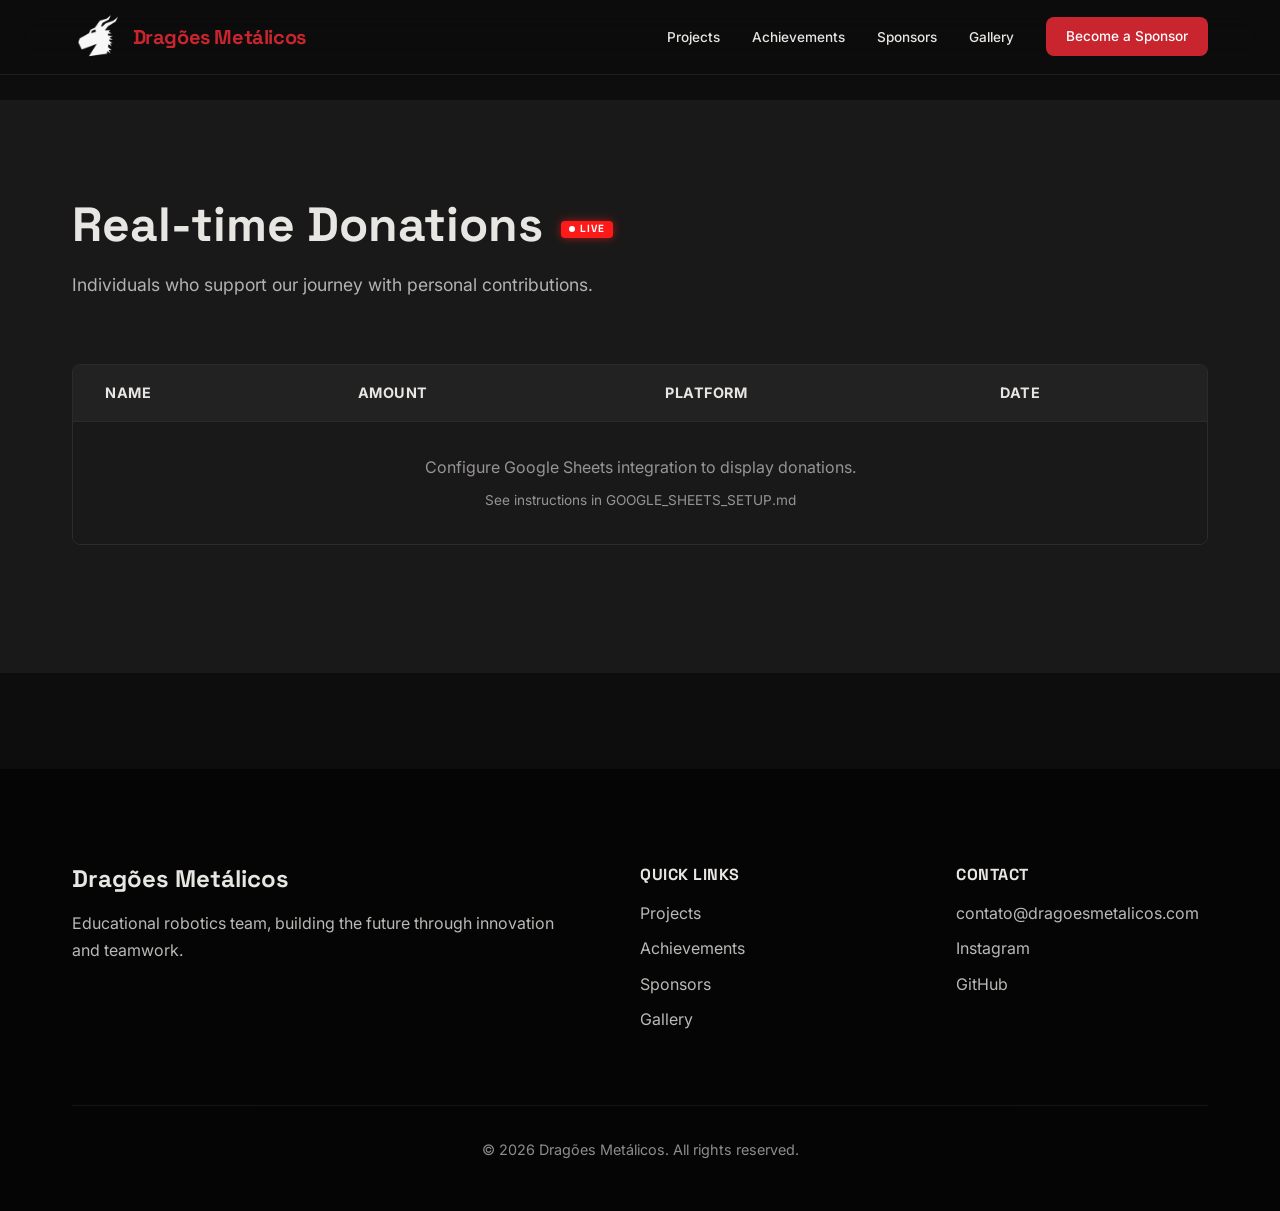
<file: donors.html>
<!DOCTYPE html>
<html lang="pt-BR">

<head>
    <meta charset="UTF-8">
    <meta name="viewport" content="width=device-width, initial-scale=1.0">
    <title>Doações em tempo real | Dragões Metálicos</title>
    <link rel="preconnect" href="https://fonts.googleapis.com">
    <link rel="preconnect" href="https://fonts.gstatic.com" crossorigin>
    <link
        href="https://fonts.googleapis.com/css2?family=Inter:wght@400;500;600;700&family=Space+Grotesk:wght@500;600;700&display=swap"
        rel="stylesheet">
    <link rel="icon" type="image/png" href="Images/logo/logo_png.png">
    <link rel="stylesheet" href="styles.css">
</head>

<body>
    <!-- HEADER -->
    <header class="header">
        <div class="container">
            <nav class="nav">
                <a href="index.html" class="logo"><img src="Images/logo/logo_png.png" alt="Logo" class="logo-img"
                        onerror="this.style.display='none'">Dragões Metálicos</a>
                <div class="nav-right">
                    <button class="menu-toggle" id="menuToggle" aria-label="Abrir menu" aria-expanded="false"
                        aria-controls="navLinks">
                        <span class="menu-toggle-bar"></span>
                        <span class="menu-toggle-bar"></span>
                        <span class="menu-toggle-bar"></span>
                    </button>
                    <ul class="nav-links" id="navLinks">
                        <li><a href="projects.html" data-en="Projects">Projetos</a></li>
                        <li><a href="index.html#conquistas" data-en="Achievements">Conquistas</a></li>
                        <li><a href="sponsors.html" data-en="Sponsors">Patrocinadores</a></li>
                        <li><a href="gallery.html" data-en="Gallery">Galeria</a></li>
                        <li><a href="sponsors.html#seja-patrocinador" class="nav-cta" data-en="Become a Sponsor">Seja
                                Patrocinador</a></li>
                    </ul>
                    <div class="geo-badge" id="geoBadge" title="Experiência adaptada automaticamente para sua região / Experience customized for your region.">
                        <span class="geo-icon">🌐</span>
                        <span class="geo-text" id="geoText">Detectando...</span>
                        <span class="geo-status-dot"></span>
                    </div>
                </div>
            </nav>
        </div>
    </header>

    <div style="margin-top: 100px;"></div>

    <!-- DONORS -->
    <section class="donors" id="doadores">
        <div class="container">
            <div class="section-header">
                <h2 class="section-title" data-en="Real-time Donations">Doações em tempo real <span
                        class="live-badge">LIVE</span></h2>
                <p class="section-description"
                    data-en="Individuals who support our journey with personal contributions.">
                    Pessoas que apoiam nossa jornada com contribuições pessoais.
                </p>
            </div>

            <div class="donors-table-container">
                <table class="donors-table" id="donorsTable">
                    <thead>
                        <tr>
                            <th data-en="Name">Nome</th>
                            <th data-en="Amount">Valor</th>
                            <th data-en="Platform">Plataforma</th>
                            <th data-en="Date">Data</th>
                        </tr>
                    </thead>
                    <tbody id="donorsTableBody">
                        <tr>
                            <td colspan="4" class="loading-message" data-en="Loading donations...">Carregando doações...
                            </td>
                        </tr>
                    </tbody>
                </table>
            </div>

        </div>
    </section>

    <!-- FOOTER -->
    <footer class="footer">
        <div class="container">
            <div class="footer-grid">
                <div class="footer-column">
                    <h3 class="footer-title">Dragões Metálicos</h3>
                    <p data-en="Educational robotics team, building the future through innovation and teamwork.">
                        Equipe de robótica educacional, construindo o futuro através da
                        inovação e trabalho em equipe.
                    </p>
                </div>
                <div class="footer-column">
                    <h4 data-en="Quick Links">Links Rápidos</h4>
                    <ul>
                        <li><a href="projects.html" data-en="Projects">Projetos</a></li>
                        <li><a href="index.html#conquistas" data-en="Achievements">Conquistas</a></li>
                        <li><a href="sponsors.html" data-en="Sponsors">Patrocinadores</a></li>
                        <li><a href="gallery.html" data-en="Gallery">Galeria</a></li>
                    </ul>
                </div>
                <div class="footer-column">
                    <h4 data-en="Contact">Contato</h4>
                    <ul>
                        <li><a href="mailto:contato@dragoesmetalicos.com">contato@dragoesmetalicos.com</a></li>
                        <li><a href="https://www.instagram.com/roboticasantana/" target="_blank"
                                rel="noopener noreferrer" data-en="Instagram">Instagram</a></li>
                        <li><a href="https://github.com/Dragoes-Metalicos" target="_blank" rel="noopener noreferrer"
                                data-en="GitHub">GitHub</a></li>
                    </ul>
                </div>
            </div>
            <div class="footer-bottom">
                <p data-en="© 2026 Dragões Metálicos. All rights reserved.">© 2026 Dragões Metálicos. Todos os direitos
                    reservados.</p>
            </div>
        </div>
    </footer>

    <script src="script.js"></script>
</body>

</html>
</file>
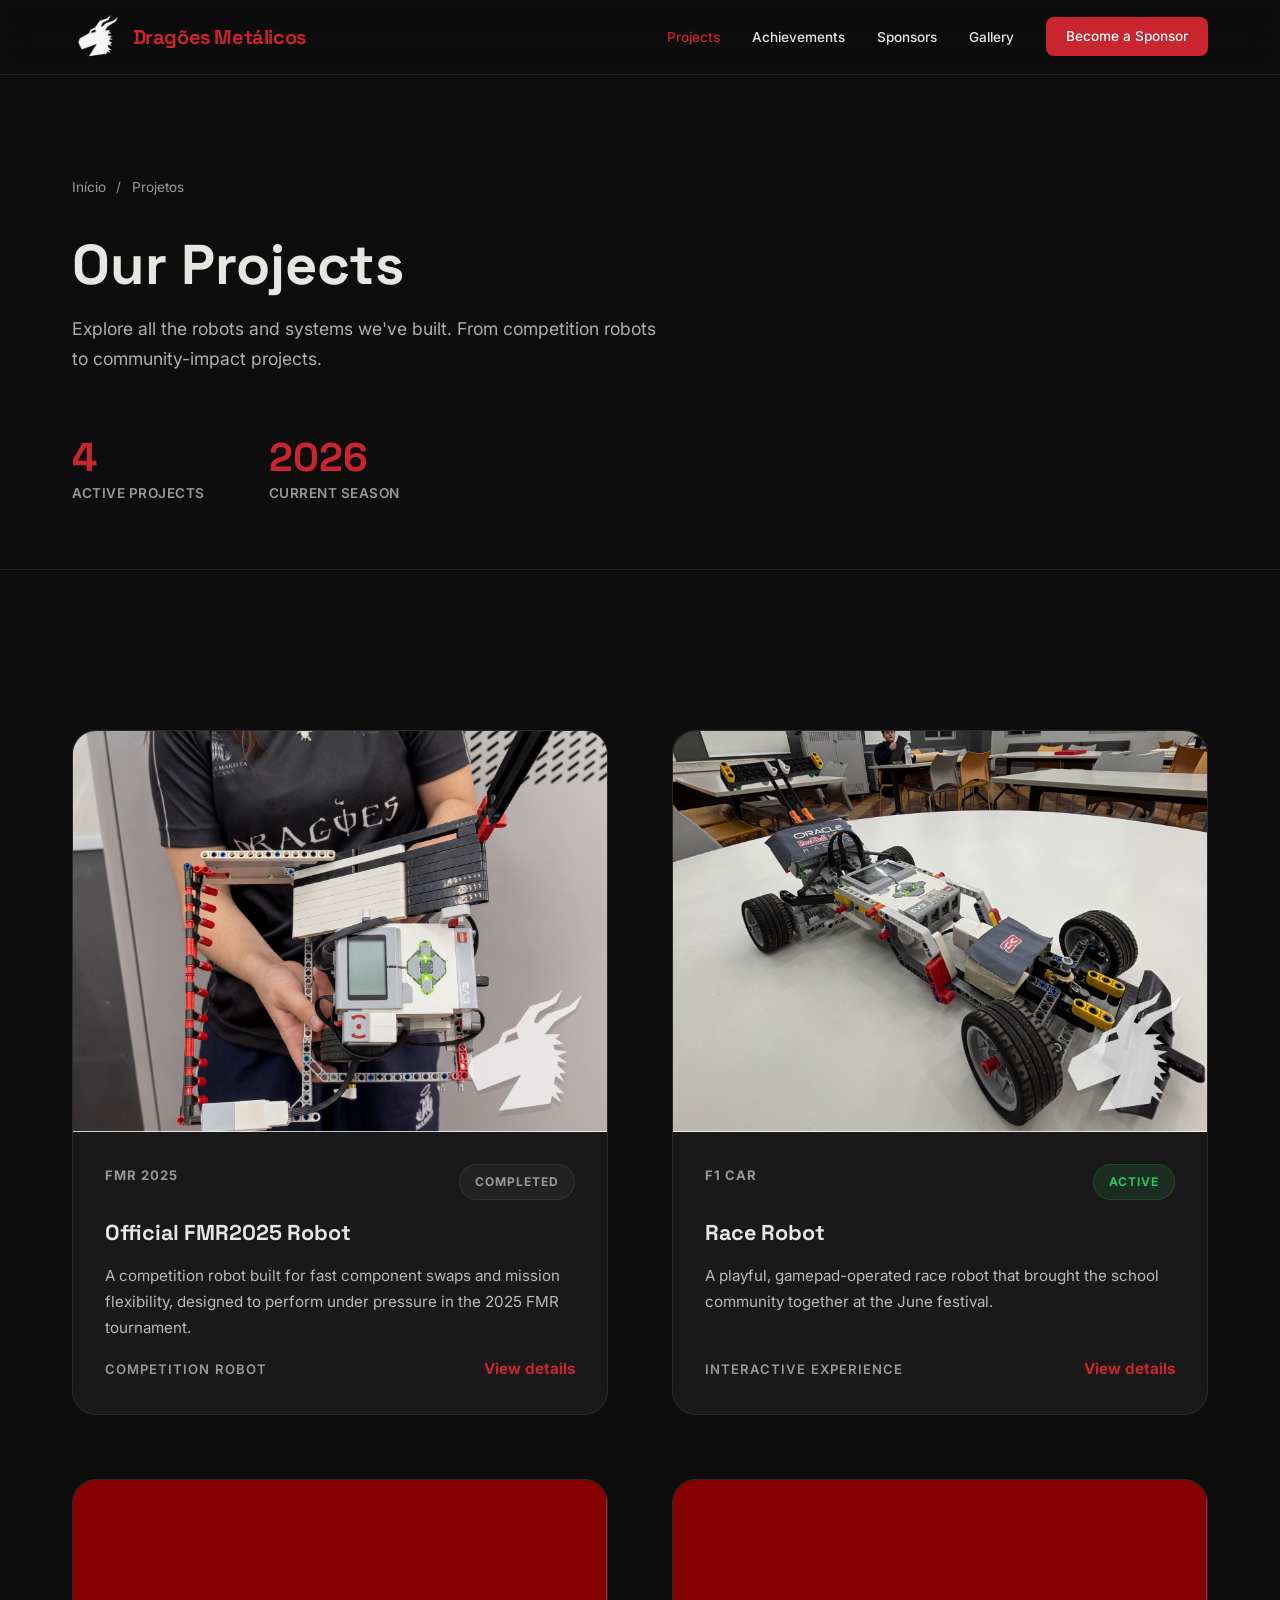
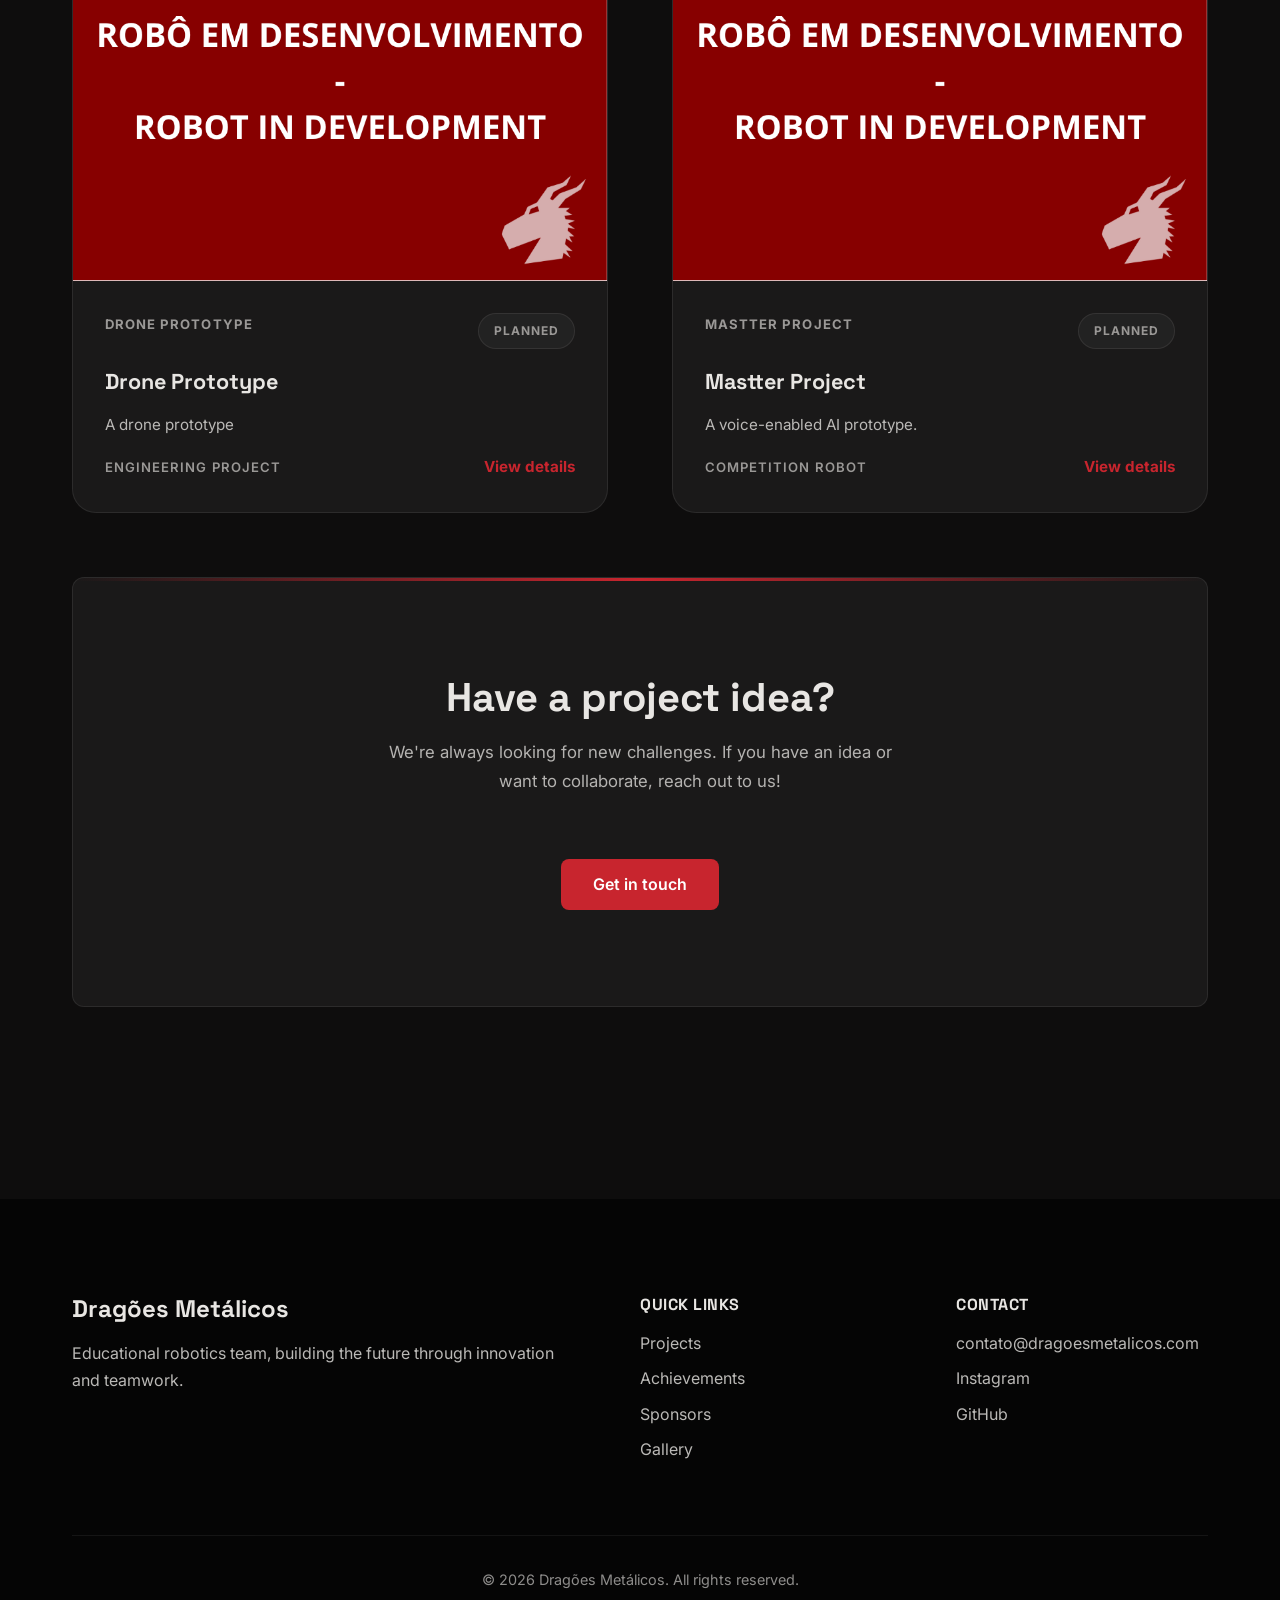
<file: projects.html>
<!DOCTYPE html>
<html lang="pt-BR">

<head>
  <meta charset="UTF-8">
  <meta name="viewport" content="width=device-width, initial-scale=1.0">
  <title>Projetos | Dragões Metálicos</title>
  <meta name="description" content="Conheça todos os projetos de robótica da equipe Dragões Metálicos.">
  <link rel="preconnect" href="https://fonts.googleapis.com">
  <link rel="preconnect" href="https://fonts.gstatic.com" crossorigin>
  <link
    href="https://fonts.googleapis.com/css2?family=Inter:wght@400;500;600;700&family=Space+Grotesk:wght@500;600;700&display=swap"
    rel="stylesheet">
  <link rel="icon" type="image/png" href="Images/logo/logo_png.png">
  <link rel="stylesheet" href="styles.css">
  <style>
    .nav-active {
      color: var(--color-primary) !important;
    }

    /* ── Projects page hero ── */
    .projects-hero {
      margin-top: 80px;
      padding: var(--spacing-xl) 0 var(--spacing-lg);
      border-bottom: 1px solid var(--color-border);
    }

    .breadcrumb {
      font-size: 0.85rem;
      color: var(--color-text-muted);
      margin-bottom: var(--spacing-md);
    }

    .breadcrumb a {
      color: var(--color-text-muted);
      text-decoration: none;
      transition: color 0.2s;
    }

    .breadcrumb a:hover {
      color: var(--color-primary);
    }

    .breadcrumb span {
      margin: 0 0.4rem;
    }

    .projects-hero h1 {
      font-size: clamp(2rem, 5vw, 3.5rem);
      margin-bottom: var(--spacing-sm);
    }

    .projects-hero-desc {
      font-size: 1.1rem;
      opacity: 0.75;
      max-width: 600px;
      margin-bottom: var(--spacing-lg);
    }

    .projects-hero-stats {
      display: flex;
      gap: var(--spacing-lg);
      flex-wrap: wrap;
    }

    .projects-stat {
      text-align: left;
    }

    .projects-stat-number {
      font-family: var(--font-display);
      font-size: 2.5rem;
      font-weight: 700;
      color: var(--color-primary);
      line-height: 1;
    }

    .projects-stat-label {
      font-size: 0.85rem;
      color: var(--color-text-muted);
      text-transform: uppercase;
      letter-spacing: 0.5px;
      font-weight: 600;
      margin-top: 4px;
    }

    /* ── Projects content ── */
    .projects-content {
      padding: var(--spacing-xl) 0;
    }

    .project-grid {
      display: grid;
      grid-template-columns: repeat(2, minmax(280px, 1fr));
      gap: var(--spacing-lg);
      margin-top: var(--spacing-lg);
    }

    .project-card {
      background: var(--color-surface);
      border: 1px solid var(--color-border);
      border-radius: 24px;
      overflow: hidden;
      transition: var(--transition);
      display: flex;
      flex-direction: column;
      min-height: 420px;
    }

    .project-card:hover {
      border-color: var(--color-primary);
      transform: translateY(-4px);
      box-shadow: 0 20px 50px rgba(0, 0, 0, 0.25);
    }

    .project-card-thumb {
      display: block;
      position: relative;
      overflow: hidden;
      aspect-ratio: 4 / 3;
      min-height: 220px;
      background: #111;
    }

    .project-card-thumb img {
      width: 100%;
      height: 100%;
      object-fit: cover;
      display: block;
      transition: transform 0.4s ease;
    }

    .project-card:hover .project-card-thumb img {
      transform: scale(1.04);
    }

    .project-card-body {
      padding: var(--spacing-md);
      display: flex;
      flex-direction: column;
      gap: 1rem;
      flex: 1;
    }

    .project-card-top {
      display: flex;
      justify-content: space-between;
      gap: 1rem;
      align-items: flex-start;
      flex-wrap: wrap;
      font-size: 0.82rem;
      text-transform: uppercase;
      letter-spacing: 0.08em;
      color: var(--color-text-muted);
      font-weight: 700;
    }

    .project-card-badge {
      display: inline-flex;
      align-items: center;
      padding: 0.45rem 0.95rem;
      border-radius: 999px;
      font-size: 0.75rem;
      font-weight: 700;
      letter-spacing: 0.08em;
      text-transform: uppercase;
      white-space: nowrap;
      border: 1px solid transparent;
    }

    .project-card-badge--active {
      color: #22c55e;
      background: rgba(34, 197, 94, 0.12);
      border-color: rgba(34, 197, 94, 0.18);
    }

    .project-card-badge--planned {
      color: var(--color-text-muted);
      background: rgba(255, 255, 255, 0.04);
      border-color: rgba(255, 255, 255, 0.08);
    }

    .project-card-badge--dev {
      color: #fbbf24;
      background: rgba(251, 191, 36, 0.12);
      border-color: rgba(251, 191, 36, 0.18);
    }

    .project-card-title {
      font-size: clamp(1.1rem, 2.2vw, 1.35rem);
      line-height: 1.35;
      margin: 0;
      color: var(--color-text);
    }

    .project-card-description {
      flex: 1;
      font-size: 0.95rem;
      line-height: 1.7;
      color: var(--color-text);
      opacity: 0.78;
      margin: 0;
    }

    .project-card-footer {
      display: flex;
      justify-content: space-between;
      align-items: center;
      gap: 1rem;
      flex-wrap: wrap;
    }

    .project-card-meta {
      font-size: 0.82rem;
      color: var(--color-text-muted);
      text-transform: uppercase;
      letter-spacing: 0.08em;
      font-weight: 600;
    }

    .project-card-link {
      color: var(--color-primary);
      text-decoration: none;
      font-weight: 700;
      font-size: 0.95rem;
      transition: color 0.2s ease;
    }

    .project-card-link:hover {
      color: var(--color-secondary);
    }

    .projects-cta-box {
      margin-top: var(--spacing-lg);
      background: var(--color-surface);
      border: 1px solid var(--color-border);
      border-radius: 12px;
      padding: var(--spacing-xl) var(--spacing-lg);
      text-align: center;
      position: relative;
      overflow: hidden;
    }

    .projects-cta-box::before {
      content: '';
      position: absolute;
      top: 0;
      left: 0;
      right: 0;
      height: 3px;
      background: linear-gradient(90deg, transparent, var(--color-primary), transparent);
    }

    .projects-cta-box h2 {
      font-size: clamp(1.5rem, 4vw, 2.5rem);
      margin-bottom: var(--spacing-sm);
    }

    .projects-cta-box p {
      font-size: 1.05rem;
      opacity: 0.75;
      max-width: 520px;
      margin: 0 auto var(--spacing-lg);
    }

    @media (max-width: 940px) {
      .project-grid {
        grid-template-columns: 1fr;
      }

      .project-card {
        min-height: auto;
      }
    }

    @media (max-width: 700px) {
      .projects-hero {
        padding-top: var(--spacing-lg);
        padding: var(--spacing-lg) 0 var(--spacing-md);
      }

      .projects-hero h1 {
        font-size: 1.75rem;
        margin-bottom: var(--spacing-sm);
      }

      .projects-hero-desc {
        font-size: 1rem;
        margin-bottom: var(--spacing-md);
      }

      .projects-hero-stats {
        gap: var(--spacing-md);
      }

      .projects-stat-number {
        font-size: 2rem;
      }

      .projects-stat-label {
        font-size: 0.75rem;
      }

      .project-grid {
        grid-template-columns: 1fr;
        gap: var(--spacing-md);
      }

      .project-card {
        min-height: auto;
        border-radius: 16px;
        overflow: visible;
      }

      .project-card:hover {
        transform: translateY(-2px);
        box-shadow: 0 8px 24px rgba(0, 0, 0, 0.15);
      }

      .project-card-thumb {
        min-height: 200px;
      }

      .project-card-body {
        padding: var(--spacing-md);
        gap: 0.75rem;
      }

      .project-card-top {
        gap: 0.75rem;
        font-size: 0.75rem;
      }

      .project-card-badge {
        padding: 0.4rem 0.75rem;
        font-size: 0.7rem;
      }

      .project-card-title {
        font-size: 1.1rem;
        line-height: 1.4;
      }

      .project-card-description {
        font-size: 0.9rem;
        line-height: 1.6;
        opacity: 0.75;
      }

      .project-card-footer {
        gap: 0.5rem;
        flex-direction: column;
        align-items: flex-start;
      }

      .project-card-link {
        align-self: stretch;
        padding: 0.75rem 0;
        font-size: 0.9rem;
        font-weight: 600;
      }

      .projects-cta-box {
        padding: var(--spacing-lg) var(--spacing-md);
        margin-top: var(--spacing-lg);
      }

      .projects-cta-box h2 {
        font-size: 1.5rem;
      }

      .projects-cta-box p {
        font-size: 0.95rem;
      }
    }

    @media (max-width: 480px) {
      .breadcrumb {
        font-size: 0.75rem;
        margin-bottom: var(--spacing-sm);
      }

      .projects-hero {
        padding: var(--spacing-md) 0 var(--spacing-sm);
      }

      .projects-hero h1 {
        font-size: 1.5rem;
        margin-bottom: 0.5rem;
      }

      .projects-hero-desc {
        font-size: 0.95rem;
        margin-bottom: var(--spacing-sm);
      }

      .project-grid {
        gap: var(--spacing-sm);
      }

      .project-card {
        border-radius: 12px;
      }

      .project-card-body {
        padding: var(--spacing-sm);
        gap: 0.5rem;
      }

      .project-card-thumb {
        min-height: 180px;
      }
    }
  </style>
</head>

<body>

  <!-- HEADER -->
  <header class="header">
    <div class="container">
      <nav class="nav">
        <a href="index.html" class="logo">
          <img src="Images/logo/logo_png.png" alt="Logo" class="logo-img"
            onerror="this.style.display='none'">Dragões Metálicos
        </a>
        <div class="nav-right">
          <button class="menu-toggle" id="menuToggle" aria-label="Abrir menu" aria-expanded="false"
            aria-controls="navLinks">
            <span class="menu-toggle-bar"></span>
            <span class="menu-toggle-bar"></span>
            <span class="menu-toggle-bar"></span>
          </button>
          <ul class="nav-links" id="navLinks">
            <li><a href="projects.html" class="nav-active" data-en="Projects">Projetos</a></li>
            <li><a href="index.html#conquistas" data-en="Achievements">Conquistas</a></li>
            <li><a href="sponsors.html" data-en="Sponsors">Patrocinadores</a></li>
            <li><a href="gallery.html" data-en="Gallery">Galeria</a></li>
            <li><a href="sponsors.html#seja-patrocinador" class="nav-cta" data-en="Become a Sponsor">Seja Patrocinador</a></li>
          </ul>
          <div class="geo-badge" id="geoBadge"
            title="Experiência adaptada automaticamente para sua região / Experience customized for your region.">
            <span class="geo-icon">🌐</span>
            <span class="geo-text" id="geoText">Detectando...</span>
            <span class="geo-status-dot"></span>
          </div>
        </div>
      </nav>
    </div>
  </header>

  <!-- HERO -->
  <section class="projects-hero">
    <div class="container">
      <nav class="breadcrumb" aria-label="Breadcrumb">
        <a href="index.html">Início</a>
        <span aria-hidden="true">/</span>
        Projetos
      </nav>
      <h1 data-en="Our Projects">Nossos Projetos</h1>
      <p class="projects-hero-desc"
        data-en="Explore all the robots and systems we've built. From competition robots to community-impact projects.">
        Explore todos os robôs e sistemas que construímos. De robôs de competição a projetos de impacto comunitário.
      </p>
      <div class="projects-hero-stats">
        <div class="projects-stat">
          <div class="projects-stat-number">4</div>
          <div class="projects-stat-label" data-en="Active projects">Projetos ativos</div>
        </div>
        <div class="projects-stat">
          <div class="projects-stat-number">2026</div>
          <div class="projects-stat-label" data-en="Current season">Temporada atual</div>
        </div>
      </div>
    </div>
  </section>

  <!-- PROJECTS LIST -->
  <section class="projects-content">
    <div class="container">
      <div class="project-grid">

        <article class="project-card">
          <a href="projects/project-fmr2025.html" class="project-card-thumb">
            <img src="Images/Galeria/robot_fmr1.png" alt="Robô oficial FMR2025">
          </a>
          <div class="project-card-body">
            <div class="project-card-top">
              <span class="project-meta" data-en="FMR 2025">FMR 2025</span>
              <span class="project-card-badge project-card-badge--planned" data-en="Completed">Concluído</span>
            </div>
            <h3 class="project-card-title" data-en="Official FMR2025 Robot">Robô oficial FMR2025</h3>
            <p class="project-card-description"
              data-en="A competition robot built for fast component swaps and mission flexibility, designed to perform under pressure in the 2025 FMR tournament.">
              Robô de competição criado para trocar componentes rapidamente e adaptar missões em tempo real, projetado para o torneio FMR 2025.
            </p>
            <div class="project-card-footer">
              <span class="project-card-meta" data-en="Competition robot">Robô de competição</span>
              <a href="projects/project-fmr2025.html" class="project-card-link" data-en="View details">Ver detalhes</a>
            </div>
          </div>
        </article>

        <article class="project-card">
          <a href="projects/project-race-robot.html" class="project-card-thumb">
            <img src="Images/Galeria/robot-f1_1.png" alt="Robô de corrida na pista">
          </a>
          <div class="project-card-body">
            <div class="project-card-top">
              <span class="project-meta" data-en="F1 Car">Robô F1</span>
              <span class="project-card-badge project-card-badge--active" data-en="Active">Ativo</span>
            </div>
            <h3 class="project-card-title" data-en="Race Robot">Robô de Corrida</h3>
            <p class="project-card-description"
              data-en="A playful, gamepad-operated race robot that brought the school community together at the June festival.">
              Robô controlado por gamepad que reuniu a comunidade escolar na festa junina, entregando velocidade e diversão.
            </p>
            <div class="project-card-footer">
              <span class="project-card-meta" data-en="Interactive experience">Experiência interativa</span>
              <a href="projects/project-race-robot.html" class="project-card-link" data-en="View details">Ver detalhes</a>
            </div>
          </div>
        </article>

        <article class="project-card">
          <div class="project-card-thumb">
            <img src="Images/Galeria/robot_placeholder1.png" alt="Protótipo de Drone industrial">
          </div>
          <div class="project-card-body">
            <div class="project-card-top">
              <span class="project-meta" data-en="Drone Prototype">Protótipo de Drone</span>
              <span class="project-card-badge project-card-badge--planned" data-en="Planned">Planejado</span>
            </div>
            <h3 class="project-card-title" data-en="Drone Prototype">Protótipo de Drone</h3>
            <p class="project-card-description"
              data-en="A drone prototype">
              Protótipo de drone.
            </p>
            <div class="project-card-footer">
              <span class="project-card-meta" data-en="Engineering project">Projeto de engenharia</span>
              <span class="project-card-link" aria-disabled="true" data-en="View details">Ver detalhes</span>
            </div>
          </div>
        </article>

        <article class="project-card">
          <div class="project-card-thumb">
            <img src="Images/Galeria/robot_placeholder2.png" alt="Projeto Mastter em evento escolar">
          </div>
          <div class="project-card-body">
            <div class="project-card-top">
              <span class="project-meta" data-en="Mastter Project">Projeto Mastter</span>
              <span class="project-card-badge project-card-badge--planned" data-en="Planned">Planejado</span>
            </div>
            <h3 class="project-card-title" data-en="Mastter Project">Projeto Mastter</h3>
            <p class="project-card-description"
              data-en="A voice-enabled AI prototype.">
              Protótipo de IA com voz.
            </p>
            <div class="project-card-footer">
              <span class="project-card-meta" data-en="Competition robot">Robô de competição</span>
              <span class="project-card-link" aria-disabled="true" data-en="View details">Ver detalhes</span>
            </div>
          </div>
        </article>

      </div>

      <!-- CTA -->
      <div class="projects-cta-box">
        <h2 data-en="Have a project idea?">Tem uma ideia de projeto?</h2>
        <p
          data-en="We're always looking for new challenges. If you have an idea or want to collaborate, reach out to us!">
          Estamos sempre buscando novos desafios. Se você tem uma ideia ou quer colaborar, entre em contato!
        </p>
        <a href="mailto:contato@dragoesmetalicos.com" class="btn btn-primary" data-en="Get in touch">Entre em
          contato</a>
      </div>
    </div>
  </section>

  <!-- FOOTER -->
  <footer class="footer">
    <div class="container">
      <div class="footer-grid">
        <div class="footer-column">
          <h3 class="footer-title">Dragões Metálicos</h3>
          <p data-en="Educational robotics team, building the future through innovation and teamwork.">
            Equipe de robótica educacional, construindo o futuro através da inovação e
            trabalho em equipe.
          </p>
        </div>
        <div class="footer-column">
          <h4 data-en="Quick Links">Links Rápidos</h4>
          <ul>
            <li><a href="projects.html" data-en="Projects">Projetos</a></li>
            <li><a href="index.html#conquistas" data-en="Achievements">Conquistas</a></li>
            <li><a href="sponsors.html" data-en="Sponsors">Patrocinadores</a></li>
            <li><a href="gallery.html" data-en="Gallery">Galeria</a></li>
          </ul>
        </div>
        <div class="footer-column">
          <h4 data-en="Contact">Contato</h4>
          <ul>
            <li><a href="mailto:contato@dragoesmetalicos.com">contato@dragoesmetalicos.com</a></li>
            <li><a href="https://www.instagram.com/roboticasantana/" target="_blank" rel="noopener noreferrer"
                data-en="Instagram">Instagram</a></li>
            <li><a href="https://github.com/Dragoes-Metalicos" target="_blank" rel="noopener noreferrer"
                data-en="GitHub">GitHub</a></li>
          </ul>
        </div>
      </div>
      <div class="footer-bottom">
        <p data-en="© 2026 Dragões Metálicos. All rights reserved.">© 2026 Dragões Metálicos. Todos os direitos
          reservados.</p>
      </div>
    </div>
  </footer>

  <script src="script.js"></script>
</body>

</html>
</file>
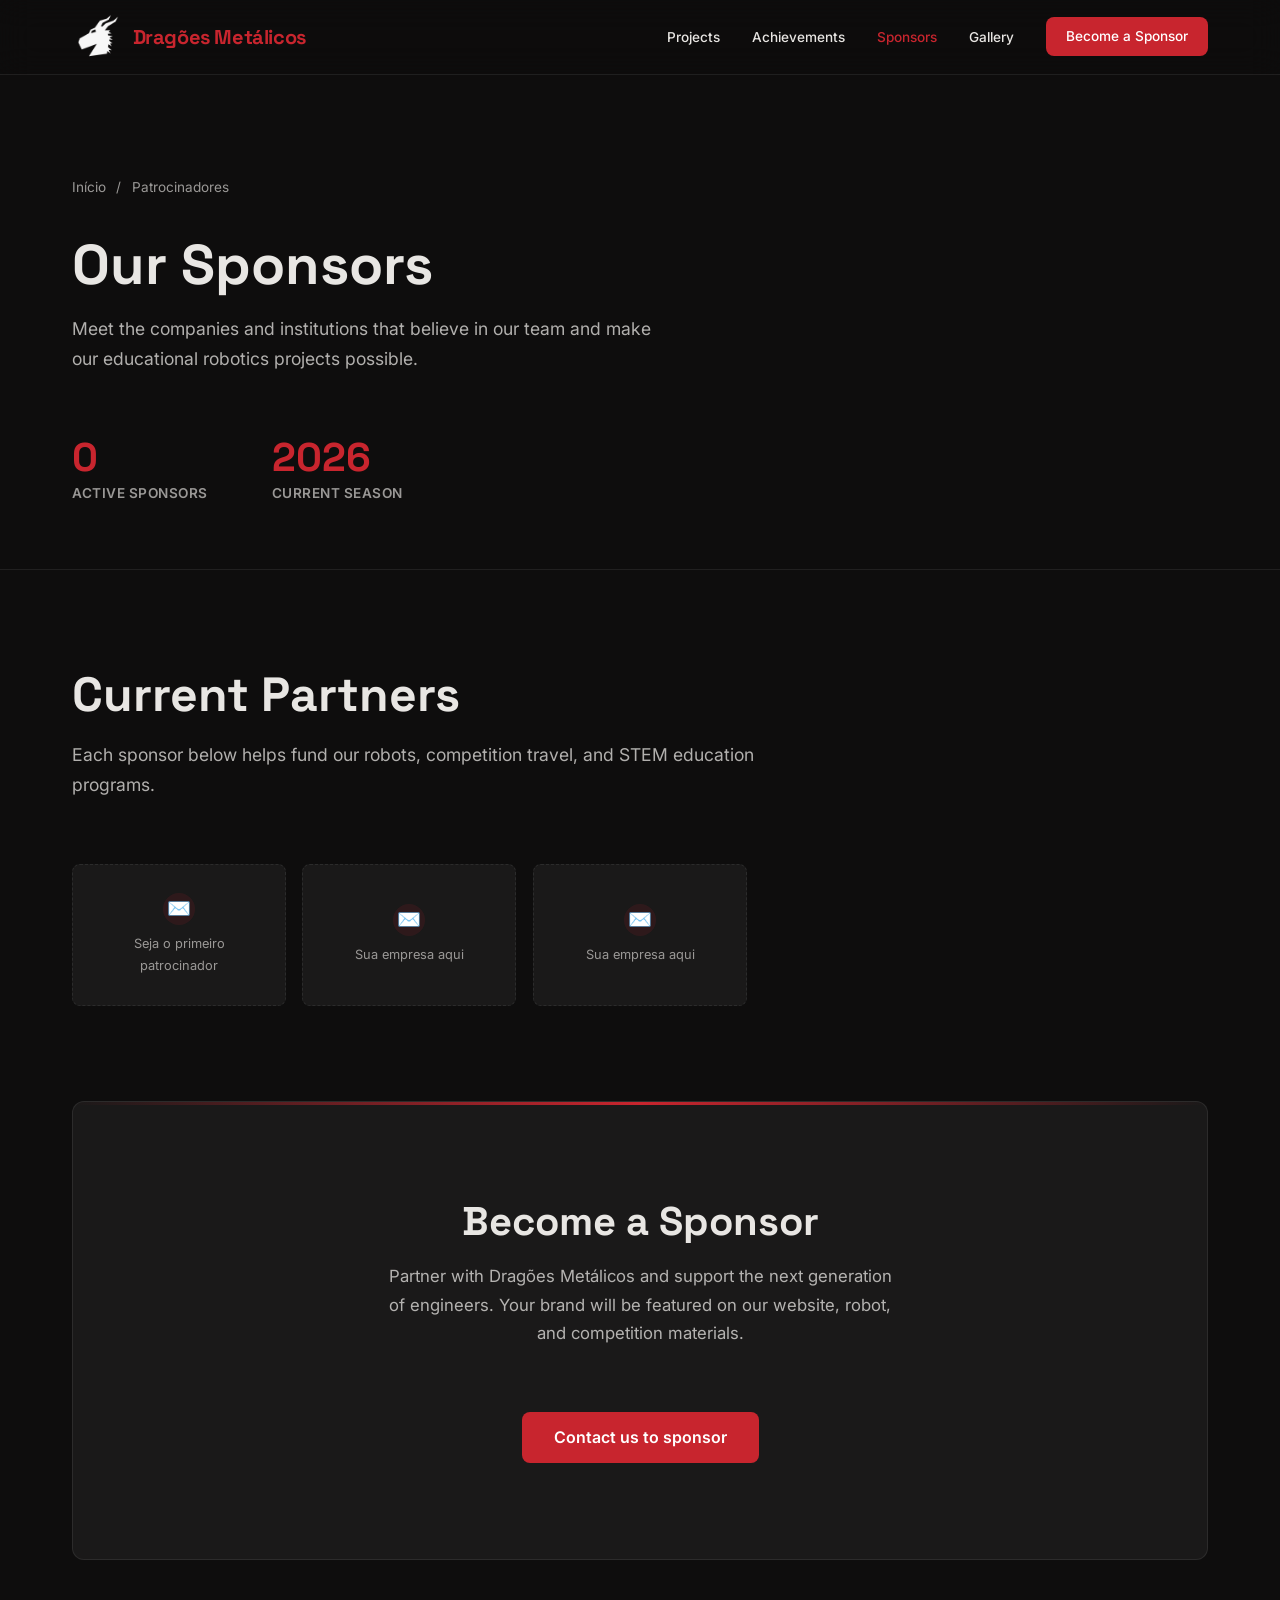
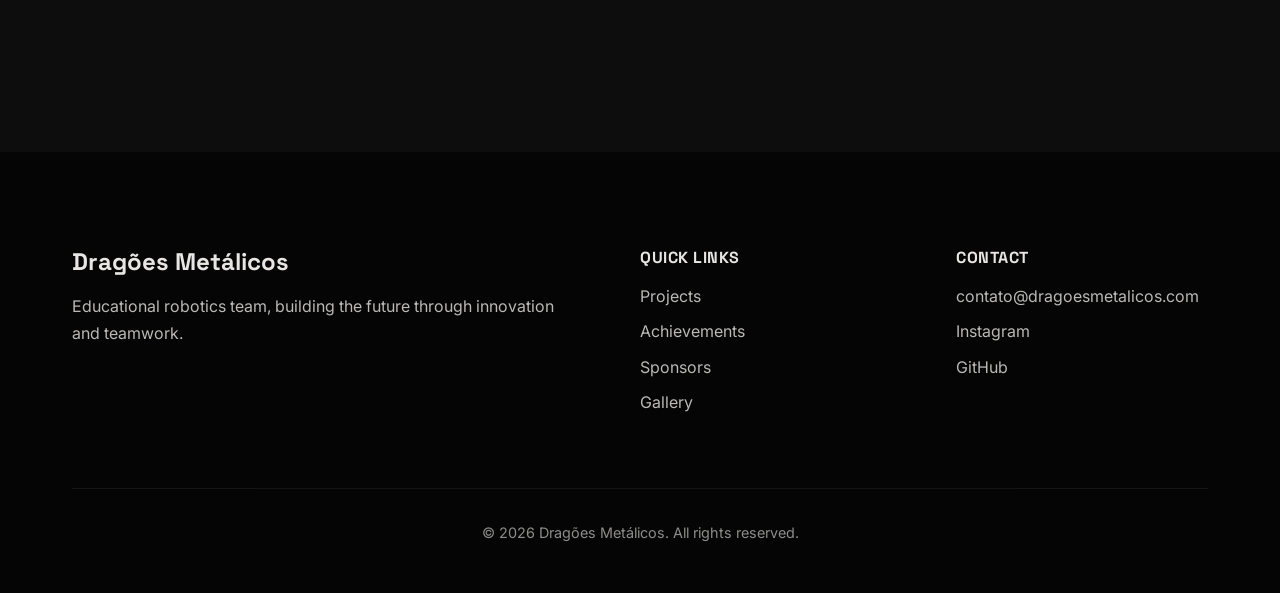
<file: sponsors.html>
<!DOCTYPE html>
<html lang="pt-BR">

<head>
  <meta charset="UTF-8">
  <meta name="viewport" content="width=device-width, initial-scale=1.0">
  <title>Patrocinadores | Dragões Metálicos</title>
  <meta name="description"
    content="Conheça as empresas e instituições que apoiam a equipe de robótica educacional Dragões Metálicos do Colégio Marista Sant'Ana.">
  <link rel="preconnect" href="https://fonts.googleapis.com">
  <link rel="preconnect" href="https://fonts.gstatic.com" crossorigin>
  <link
    href="https://fonts.googleapis.com/css2?family=Inter:wght@400;500;600;700&family=Space+Grotesk:wght@500;600;700&display=swap"
    rel="stylesheet">
  <link rel="icon" type="image/png" href="Images/logo/logo_png.png">
  <link rel="stylesheet" href="styles.css">
  <style>
    .nav-active {
      color: var(--color-primary) !important;
    }

    /* ── Sponsors page hero ── */
    .sponsors-hero {
      margin-top: 80px;
      padding: var(--spacing-xl) 0 var(--spacing-lg);
      border-bottom: 1px solid var(--color-border);
    }

    .breadcrumb {
      font-size: 0.85rem;
      color: var(--color-text-muted);
      margin-bottom: var(--spacing-md);
    }

    .breadcrumb a {
      color: var(--color-text-muted);
      text-decoration: none;
      transition: color 0.2s;
    }

    .breadcrumb a:hover {
      color: var(--color-primary);
    }

    .breadcrumb span {
      margin: 0 0.4rem;
    }

    .sponsors-hero h1 {
      font-size: clamp(2rem, 5vw, 3.5rem);
      margin-bottom: var(--spacing-sm);
    }

    .sponsors-hero-desc {
      font-size: 1.1rem;
      opacity: 0.75;
      max-width: 600px;
      margin-bottom: var(--spacing-lg);
    }

    .sponsors-hero-stats {
      display: flex;
      gap: var(--spacing-lg);
      flex-wrap: wrap;
    }

    .sponsors-stat {
      text-align: left;
    }

    .sponsors-stat-number {
      font-family: var(--font-display);
      font-size: 2.5rem;
      font-weight: 700;
      color: var(--color-primary);
      line-height: 1;
    }

    .sponsors-stat-label {
      font-size: 0.85rem;
      color: var(--color-text-muted);
      text-transform: uppercase;
      letter-spacing: 0.5px;
      font-weight: 600;
      margin-top: 4px;
    }

    /* ── Sponsors content ── */
    .sponsors-content {
      padding: var(--spacing-xl) 0;
    }

    /* ── CTA box ── */
    .sponsor-cta-box {
      margin-top: var(--spacing-xl);
      background: var(--color-surface);
      border: 1px solid var(--color-border);
      border-radius: 12px;
      padding: var(--spacing-xl) var(--spacing-lg);
      text-align: center;
      position: relative;
      overflow: hidden;
    }

    .sponsor-cta-box::before {
      content: '';
      position: absolute;
      top: 0;
      left: 0;
      right: 0;
      height: 3px;
      background: linear-gradient(90deg, transparent, var(--color-primary), transparent);
    }

    .sponsor-cta-box h2 {
      font-size: clamp(1.5rem, 4vw, 2.5rem);
      margin-bottom: var(--spacing-sm);
    }

    .sponsor-cta-box p {
      font-size: 1.05rem;
      opacity: 0.75;
      max-width: 520px;
      margin: 0 auto var(--spacing-lg);
    }

    @media (max-width: 768px) {
      .sponsors-hero-stats {
        gap: var(--spacing-md);
      }

      .sponsor-cta-box {
        padding: var(--spacing-lg) var(--spacing-md);
      }
    }
  </style>
</head>

<body>

  <!-- HEADER -->
  <header class="header">
    <div class="container">
      <nav class="nav">
        <a href="index.html" class="logo">
          <img src="Images/logo/logo_png.png" alt="Logo" class="logo-img"
            onerror="this.style.display='none'">Dragões Metálicos
        </a>
        <div class="nav-right">
          <button class="menu-toggle" id="menuToggle" aria-label="Abrir menu" aria-expanded="false"
            aria-controls="navLinks">
            <span class="menu-toggle-bar"></span>
            <span class="menu-toggle-bar"></span>
            <span class="menu-toggle-bar"></span>
          </button>
          <ul class="nav-links" id="navLinks">
            <li><a href="projects.html" data-en="Projects">Projetos</a></li>
            <li><a href="index.html#conquistas" data-en="Achievements">Conquistas</a></li>
            <li><a href="sponsors.html" class="nav-active" data-en="Sponsors">Patrocinadores</a></li>
            <li><a href="gallery.html" data-en="Gallery">Galeria</a></li>
            <li><a href="#seja-patrocinador" class="nav-cta" data-en="Become a Sponsor">Seja Patrocinador</a></li>
          </ul>
          <div class="geo-badge" id="geoBadge" title="Experiência adaptada automaticamente para sua região / Experience customized for your region.">
            <span class="geo-icon">🌐</span>
            <span class="geo-text" id="geoText">Detectando...</span>
            <span class="geo-status-dot"></span>
          </div>
        </div>
      </nav>
    </div>
  </header>

  <!-- HERO -->
  <section class="sponsors-hero">
    <div class="container">
      <nav class="breadcrumb" aria-label="Breadcrumb">
        <a href="index.html">Início</a>
        <span aria-hidden="true">/</span>
        Patrocinadores
      </nav>
      <h1 data-en="Our Sponsors">Nossos Patrocinadores</h1>
      <p class="sponsors-hero-desc"
        data-en="Meet the companies and institutions that believe in our team and make our educational robotics projects possible.">
        Conheça as empresas e instituições que acreditam em nossa equipe e tornam nossos projetos de robótica
        educacional possíveis.
      </p>
      <div class="sponsors-hero-stats">
        <div class="sponsors-stat">
          <div class="sponsors-stat-number" id="sponsorCount">0</div>
          <div class="sponsors-stat-label" data-en="Active sponsors">Patrocinadores ativos</div>
        </div>
        <div class="sponsors-stat">
          <div class="sponsors-stat-number">2026</div>
          <div class="sponsors-stat-label" data-en="Current season">Temporada atual</div>
        </div>
      </div>
    </div>
  </section>

  <!-- SPONSORS GRID -->
  <section class="sponsors-content">
    <div class="container">
      <div class="section-header">
        <h2 class="section-title" data-en="Current Partners">Parceiros Atuais</h2>
        <p class="section-description"
          data-en="Each sponsor below helps fund our robots, competition travel, and STEM education programs.">
          Cada patrocinador abaixo contribui para nossos robôs, viagens para competições e programas de educação STEM.
        </p>
      </div>

      <div class="sponsors-flat-grid" id="sponsorsGrid">
        <!--
          COMO ADICIONAR UM PATROCINADOR:
          Substitua um bloco .sponsor-placeholder-card por:

          <a href="https://sitedompatrocinador.com" target="_blank" rel="noopener" class="sponsor-card">
            <img src="caminho/logo.png" alt="Nome do Patrocinador" class="sponsor-logo">
            <span class="sponsor-name">Nome da Empresa</span>
          </a>

          Depois atualize o contador em initSponsors() abaixo.
        -->
        <a href="mailto:contato@dragoesmetalicos.com" class="sponsor-placeholder-card">
          <span class="sponsor-plus">✉️</span>
          <span>Seja o primeiro patrocinador</span>
        </a>
        <a href="mailto:contato@dragoesmetalicos.com" class="sponsor-placeholder-card">
          <span class="sponsor-plus">✉️</span>
          <span>Sua empresa aqui</span>
        </a>
        <a href="mailto:contato@dragoesmetalicos.com" class="sponsor-placeholder-card">
          <span class="sponsor-plus">✉️</span>
          <span>Sua empresa aqui</span>
        </a>
      </div>

      <!-- CTA -->
      <div class="sponsor-cta-box" id="seja-patrocinador">
        <h2 data-en="Become a Sponsor">Seja Patrocinador</h2>
        <p
          data-en="Partner with Dragões Metálicos and support the next generation of engineers. Your brand will be featured on our website, robot, and competition materials.">
          Seja parceiro dos Dragões Metálicos e apoie a próxima geração de engenheiros. Sua marca será exibida em nosso
          site, robô e materiais de competição.
        </p>
        <a href="mailto:contato@dragoesmetalicos.com" class="btn btn-primary" data-en="Contact us to sponsor">Enviar email de patrocínio</a>
      </div>
    </div>
  </section>

  <!-- FOOTER -->
  <footer class="footer">
    <div class="container">
      <div class="footer-grid">
        <div class="footer-column">
          <h3 class="footer-title">Dragões Metálicos</h3>
          <p data-en="Educational robotics team, building the future through innovation and teamwork.">
            Equipe de robótica educacional, construindo o futuro através da inovação e
            trabalho em equipe.
          </p>
        </div>
        <div class="footer-column">
          <h4 data-en="Quick Links">Links Rápidos</h4>
          <ul>
            <li><a href="projects.html" data-en="Projects">Projetos</a></li>
            <li><a href="index.html#conquistas" data-en="Achievements">Conquistas</a></li>
            <li><a href="sponsors.html" data-en="Sponsors">Patrocinadores</a></li>
            <li><a href="gallery.html" data-en="Gallery">Galeria</a></li>
          </ul>
        </div>
        <div class="footer-column">
          <h4 data-en="Contact">Contato</h4>
          <ul>
            <li><a href="mailto:contato@dragoesmetalicos.com">contato@dragoesmetalicos.com</a></li>
            <li><a href="https://www.instagram.com/roboticasantana/" target="_blank" rel="noopener noreferrer"
                data-en="Instagram">Instagram</a></li>
            <li><a href="https://github.com/Dragoes-Metalicos" target="_blank" rel="noopener noreferrer"
                data-en="GitHub">GitHub</a></li>
          </ul>
        </div>
      </div>
      <div class="footer-bottom">
        <p data-en="© 2026 Dragões Metálicos. All rights reserved.">© 2026 Dragões Metálicos. Todos os direitos
          reservados.</p>
      </div>
    </div>
  </footer>

  <script src="script.js"></script>
  <script>
    // Count real sponsor-card elements (not placeholders) and update counter
    function initSponsors() {
      const grid = document.getElementById('sponsorsGrid');
      const realSponsors = grid ? grid.querySelectorAll('.sponsor-card').length : 0;
      const counter = document.getElementById('sponsorCount');
      if (counter) counter.textContent = realSponsors;
    }

    document.addEventListener('DOMContentLoaded', initSponsors);
  </script>
</body>

</html>
</file>
<file: styles.css>
/* ================================
   DRAGÕES METÁLICOS - STYLESHEET
   Clean, modern, minimalist design
   ================================ */

:root {
    --color-bg: #0E0D0D;
    --color-surface: #1A1919;
    --color-surface-alt: #232222;
    --color-text: #E8E6E3;
    --color-text-muted: #9A9896;
    --color-primary: #C8252E;
    --color-secondary: #E03A42;
    --color-border: rgba(255, 255, 255, 0.08);
    --color-border-strong: rgba(255, 255, 255, 0.15);

    --font-body: 'Inter', -apple-system, BlinkMacSystemFont, sans-serif;
    --font-display: 'Space Grotesk', -apple-system, BlinkMacSystemFont, sans-serif;

    --spacing-xs: 0.5rem;
    --spacing-sm: 1rem;
    --spacing-md: 2rem;
    --spacing-lg: 4rem;
    --spacing-xl: 6rem;

    --radius: 8px;
    --transition: all 0.3s cubic-bezier(0.4, 0, 0.2, 1);
}

* {
    margin: 0;
    padding: 0;
    box-sizing: border-box;
}

html {
    scroll-behavior: smooth;
}

body {
    font-family: var(--font-body);
    background: var(--color-bg);
    color: var(--color-text);
    line-height: 1.7;
    font-size: 16px;
    overflow-x: hidden;
}

.scroll-reveal {
    opacity: 0;
    transform: translateY(28px);
    filter: blur(2px);
    transition:
        opacity 0.75s ease,
        transform 0.75s cubic-bezier(0.2, 0.8, 0.2, 1),
        filter 0.75s ease;
    transition-delay: var(--reveal-delay, 0ms);
    will-change: opacity, transform, filter;
}

.scroll-reveal.is-visible {
    opacity: 1;
    transform: translateY(0);
    filter: blur(0);
}

.container {
    max-width: 1200px;
    margin: 0 auto;
    padding: 0 2rem;
}

/* ================================
   TYPOGRAPHY
   ================================ */

h1,
h2,
h3,
h4,
h5,
h6 {
    font-family: var(--font-display);
    font-weight: 700;
    line-height: 1.2;
    color: var(--color-text);
}

h2 {
    font-size: clamp(2rem, 5vw, 3rem);
    margin-bottom: var(--spacing-sm);
}

h3 {
    font-size: clamp(1.5rem, 3vw, 2rem);
}

p {
    margin-bottom: var(--spacing-sm);
}

/* ================================
   HEADER & NAVIGATION
   ================================ */

.header {
    position: fixed;
    top: 0;
    width: 100%;
    background: rgba(14, 13, 13, 0.05);
    backdrop-filter: blur(16px);
    border-bottom: 1px solid var(--color-border);
    z-index: 1000;
    padding: 0.8rem 0;
}

.nav {
    display: flex;
    justify-content: space-between;
    align-items: center;
    gap: var(--spacing-md);
}

.logo {
    font-family: var(--font-display);
    font-size: 1.25rem;
    font-weight: 700;
    color: var(--color-primary);
    text-decoration: none;
    letter-spacing: -0.02em;
    display: inline-flex;
    align-items: center;
    gap: 0.5rem;
}



.logo-img {
    height: 3rem;
    width: auto;
    object-fit: contain;
    border-radius: 4px;
}

.nav-cta-icon {
    height: 16px;
    width: auto;
    object-fit: contain;
    margin-right: 6px;
    vertical-align: middle;
    border-radius: 2px;
}

.nav-right {
    display: flex;
    align-items: center;
    gap: var(--spacing-md);
}

.nav-links {
    display: flex;
    gap: var(--spacing-md);
    list-style: none;
    align-items: center;
}

.nav-links a {
    color: var(--color-text);
    text-decoration: none;
    font-size: 0.85rem;
    font-weight: 500;
    transition: var(--transition);
    position: relative;
}

.nav-links a:hover {
    color: var(--color-primary);
}

/* LIVE Badge */
.live-badge {
    display: inline-flex;
    align-items: center;
    gap: 5px;
    background: #FF1A1A;
    color: #fff;
    font-size: 0.65rem;
    font-weight: 800;
    padding: 2px 8px;
    border-radius: 4px;
    letter-spacing: 1px;
    text-transform: uppercase;
    margin-left: 6px;
    vertical-align: middle;
    position: relative;
    animation: live-glow 2s ease-in-out infinite;
    box-shadow: 0 0 8px rgba(255, 26, 26, 0.6);
}

.live-badge::before {
    content: '';
    width: 6px;
    height: 6px;
    background: #fff;
    border-radius: 50%;
    animation: live-pulse 1.2s ease-in-out infinite;
}

@keyframes live-pulse {

    0%,
    100% {
        opacity: 1;
        transform: scale(1);
    }

    50% {
        opacity: 0.4;
        transform: scale(0.7);
    }
}

@keyframes live-glow {

    0%,
    100% {
        box-shadow: 0 0 8px rgba(255, 26, 26, 0.6);
    }

    50% {
        box-shadow: 0 0 16px rgba(255, 26, 26, 0.9), 0 0 32px rgba(255, 26, 26, 0.4);
    }
}

.nav-links a:not(.nav-cta)::after {
    content: '';
    position: absolute;
    bottom: -4px;
    left: 0;
    width: 0;
    height: 2px;
    background: var(--color-primary);
    transition: width 0.3s ease;
}

.nav-links a:not(.nav-cta):hover::after {
    width: 100%;
}

.nav-cta {
    background: var(--color-primary);
    color: white !important;
    padding: 0.5rem 1.25rem;
    border-radius: var(--radius);
    font-weight: 600;
    display: inline-flex;
    align-items: center;
    gap: 0.4rem;
}

.nav-cta:hover {
    background: var(--color-secondary);
    transform: translateY(-1px);
}

.nav-cta::after {
    display: none;
}

/* ================================
   HAMBURGER MENU TOGGLE
   ================================ */

.menu-toggle {
    display: none;
    flex-direction: column;
    justify-content: center;
    gap: 5px;
    background: transparent;
    border: none;
    cursor: pointer;
    padding: 6px;
    border-radius: var(--radius);
    transition: var(--transition);
    z-index: 1100;
    order: -1;
}

.menu-toggle-bar {
    display: block;
    width: 22px;
    height: 2px;
    background: var(--color-text);
    border-radius: 2px;
    transition: transform 0.35s cubic-bezier(0.4, 0, 0.2, 1), opacity 0.25s ease;
    transform-origin: center;
}

.menu-toggle[aria-expanded="true"] .menu-toggle-bar:nth-child(1) {
    transform: translateY(7px) rotate(45deg);
}

.menu-toggle[aria-expanded="true"] .menu-toggle-bar:nth-child(2) {
    opacity: 0;
    transform: scaleX(0);
}

.menu-toggle[aria-expanded="true"] .menu-toggle-bar:nth-child(3) {
    transform: translateY(-7px) rotate(-45deg);
}

.geo-badge {
    display: none !important;
    align-items: center;
    gap: 8px;
    background: rgba(255, 255, 255, 0.03);
    backdrop-filter: blur(8px);
    border: 1px solid rgba(255, 255, 255, 0.08);
    padding: 0.45rem 0.9rem;
    border-radius: 50px;
    font-family: var(--font-body);
    font-size: 0.85rem;
    font-weight: 500;
    color: var(--color-text);
    transition: var(--transition);
    position: relative;
    box-shadow: 0 4px 12px rgba(0, 0, 0, 0.1);
    user-select: none;
}

.geo-badge:hover {
    border-color: rgba(200, 37, 46, 0.4);
    box-shadow: 0 4px 16px rgba(200, 37, 46, 0.15);
    background: rgba(255, 255, 255, 0.05);
}

.geo-icon {
    font-size: 0.95rem;
    display: flex;
    align-items: center;
    justify-content: center;
}

.geo-text {
    opacity: 0.85;
    font-weight: 500;
}

.geo-status-dot {
    width: 6px;
    height: 6px;
    background-color: #22c55e;
    border-radius: 50%;
    display: inline-block;
    box-shadow: 0 0 8px #22c55e;
    position: relative;
}

.geo-status-dot::after {
    content: '';
    position: absolute;
    top: 50%;
    left: 50%;
    transform: translate(-50%, -50%);
    width: 10px;
    height: 10px;
    background-color: rgba(34, 197, 94, 0.4);
    border-radius: 50%;
    animation: geo-pulse 1.8s infinite ease-in-out;
}

@keyframes geo-pulse {
    0% {
        transform: translate(-50%, -50%) scale(0.6);
        opacity: 1;
    }
    100% {
        transform: translate(-50%, -50%) scale(2);
        opacity: 0;
    }
}

/* ================================
   HERO SECTION
   ================================ */

.hero {
    margin-top: 70px;
    min-height: 90vh;
    display: flex;
    align-items: center;
    padding: var(--spacing-xl) 0;
    position: relative;
    overflow: hidden;
    /* Fallback escuro enquanto sem foto */
    background: linear-gradient(135deg, #0E0D0D 0%, #1a0608 60%, #0E0D0D 100%);
}

/* Foto de fundo do hero */
.hero-bg-photo {
    position: absolute;
    inset: 0;
    width: 100%;
    height: 100%;
    object-fit: cover;
    object-position: center top;
    z-index: 0;
    filter: brightness(0.45) saturate(0.8);
    transition: filter 0.4s ease;
}

/* Gradient overlay — escurece bordas e base, cleareia o centro */
.hero-bg-overlay {
    position: absolute;
    inset: 0;
    z-index: 1;
    background:
        linear-gradient(to bottom,
            rgba(14,13,13,0.55) 0%,
            rgba(14,13,13,0.15) 40%,
            rgba(14,13,13,0.45) 80%,
            rgba(14,13,13,0.80) 100%),
        linear-gradient(to right,
            rgba(14,13,13,0.6) 0%,
            transparent 50%,
            rgba(14,13,13,0.3) 100%);
    /* Tint vermelho sutil nas bordas laterais */
    box-shadow: inset 120px 0 160px rgba(200,37,46,0.06),
                inset -120px 0 160px rgba(200,37,46,0.04);
}

/* Container fica acima do overlay */
.hero .container {
    position: relative;
    z-index: 2;
}

/* Two-column split layout */
.hero-layout {
    display: grid;
    grid-template-columns: 1fr 1fr;
    gap: var(--spacing-lg);
    align-items: center;
    width: 100%;
}

.hero-content {
    max-width: 680px;
    text-align: center;
    margin: 0 auto;
}

.hero-title {
    font-size: clamp(2.5rem, 5.5vw, 4.5rem);
    font-weight: 700;
    line-height: 1.1;
    margin-bottom: var(--spacing-md);
    color: var(--color-text);
}

.hero-subtitle {
    font-size: clamp(1rem, 2vw, 1.25rem);
    color: var(--color-text);
    opacity: 0.7;
    margin-bottom: var(--spacing-lg);
    font-weight: 400;
}

.hero-cta {
    display: flex;
    gap: var(--spacing-sm);
    flex-wrap: wrap;
    justify-content: center;
}

/* Photo side */
.hero-image-wrapper {
    display: flex;
    justify-content: center;
    align-items: center;
}

.hero-image-frame {
    position: relative;
    border-radius: 16px;
    overflow: hidden;
    border: 1px solid var(--color-border-strong);
    box-shadow:
        0 0 0 1px rgba(200, 37, 46, 0.25),
        0 8px 40px rgba(0, 0, 0, 0.6),
        0 0 80px rgba(200, 37, 46, 0.08);
    transition: var(--transition);
    width: 100%;
    max-width: 540px;
}

.hero-image-frame:hover {
    box-shadow:
        0 0 0 1px rgba(200, 37, 46, 0.5),
        0 16px 56px rgba(0, 0, 0, 0.7),
        0 0 120px rgba(200, 37, 46, 0.15);
    transform: translateY(-4px);
}

/* Red glow accent line on top */
.hero-image-frame::before {
    content: '';
    position: absolute;
    top: 0;
    left: 0;
    right: 0;
    height: 3px;
    background: linear-gradient(90deg, transparent, var(--color-primary), transparent);
    z-index: 2;
}

.hero-team-photo {
    width: 100%;
    height: auto;
    display: block;
    aspect-ratio: 4/3;
    object-fit: cover;
}

.hero-image-caption {
    position: absolute;
    bottom: 0;
    left: 0;
    right: 0;
    padding: 0.6rem 1rem;
    background: linear-gradient(to top, rgba(14, 13, 13, 0.92) 0%, transparent 100%);
    font-size: 0.8rem;
    font-weight: 600;
    color: var(--color-text-muted);
    letter-spacing: 0.5px;
    text-align: right;
}

/* ================================
   BUTTONS
   ================================ */

.btn {
    display: inline-block;
    padding: 0.9rem 2rem;
    font-family: var(--font-body);
    font-size: 1rem;
    font-weight: 600;
    text-decoration: none;
    border-radius: var(--radius);
    transition: var(--transition);
    border: none;
    cursor: pointer;
    min-height: 44px;
    line-height: 1.4;
}

.btn-primary {
    background: var(--color-primary);
    color: white;
}

.btn-primary:hover {
    background: var(--color-secondary);
    transform: translateY(-2px);
    box-shadow: 0 4px 12px rgba(106, 16, 21, 0.3);
}

.btn-secondary {
    background: transparent;
    color: var(--color-text);
    border: 2px solid var(--color-border-strong);
}

.btn-secondary:hover {
    border-color: var(--color-primary);
    color: var(--color-primary);
}

.btn-block {
    width: 100%;
    text-align: center;
}

/* ================================
   ABOUT SECTION
   ================================ */

.about {
    padding: var(--spacing-xl) 0;
    border-top: 1px solid var(--color-border);
}

.about-grid {
    display: grid;
    grid-template-columns: 1fr 1fr;
    gap: var(--spacing-lg);
    align-items: center;
}

.about-text h2 {
    margin-bottom: var(--spacing-md);
}

.about-text p {
    font-size: 1.1rem;
    line-height: 1.8;
    opacity: 0.85;
}

.about-stats {
    display: grid;
    grid-template-columns: repeat(3, 1fr);
    gap: var(--spacing-md);
}

.stat-item {
    padding: var(--spacing-md);
    border: 1px solid var(--color-border);
    border-radius: var(--radius);
    text-align: center;
    transition: var(--transition);
}

.stat-item:hover {
    border-color: var(--color-primary);
    background: var(--color-surface);
}

.stat-number {
    font-family: var(--font-display);
    font-size: 3rem;
    font-weight: 700;
    color: var(--color-primary);
    margin-bottom: 0.5rem;
}

.stat-label {
    font-size: 0.95rem;
    opacity: 0.7;
    text-transform: uppercase;
    letter-spacing: 0.5px;
    font-weight: 600;
}

/* ================================
   CONTRIBUTE CTA
   ================================ */

.contribute-cta-section {
    padding: var(--spacing-lg) 0;
}

.contribute-cta-section .donors-cta {
    text-align: center;
    padding: var(--spacing-lg);
    background: var(--color-surface);
    border: 1px solid var(--color-border);
    border-radius: var(--radius);
}

/* ================================
   SECTIONS
   ================================ */

.section-header {
    max-width: 700px;
    margin-bottom: var(--spacing-lg);
}

.section-header--with-link {
    max-width: 100%;
    display: flex;
    justify-content: space-between;
    align-items: flex-start;
    gap: var(--spacing-md);
}

.section-header--with-link > div {
    max-width: 700px;
}

.section-see-all {
    color: var(--color-text-muted);
    text-decoration: none;
    font-size: 0.9rem;
    font-weight: 600;
    white-space: nowrap;
    transition: var(--transition);
    padding-top: 0.5rem;
}

.section-see-all:hover {
    color: var(--color-primary);
}

.section-title {
    font-size: clamp(2rem, 5vw, 3rem);
    margin-bottom: var(--spacing-sm);
}

.section-description {
    font-size: 1.1rem;
    opacity: 0.75;
    line-height: 1.7;
}

/* ================================
   PROJECTS
   ================================ */

.projects {
    padding: var(--spacing-xl) 0;
}

.projects-grid {
    display: grid;
    grid-template-columns: repeat(auto-fit, minmax(500px, 1fr));
    gap: var(--spacing-lg);
}

.project-card {
    border: 1px solid var(--color-border);
    border-radius: var(--radius);
    overflow: hidden;
    transition: var(--transition);
    background: var(--color-surface);
    display: block;
    color: inherit;
    text-decoration: none;
}

.project-card:hover {
    transform: translateY(-4px);
    box-shadow: 0 8px 24px rgba(0, 0, 0, 0.3);
    border-color: var(--color-primary);
}

.project-images {
    display: grid;
    grid-template-columns: 1fr 1fr;
    gap: 1px;
    background: var(--color-border);
}

.project-image {
    aspect-ratio: 4/3;
    display: flex;
    align-items: center;
    justify-content: center;
    position: relative;
}

.project-image::before {
    content: 'Image';
    color: rgba(255, 255, 255, 0.3);
    font-size: 0.9rem;
    font-weight: 600;
}

.project-content {
    padding: var(--spacing-md);
}

.project-meta {
    display: flex;
    gap: var(--spacing-sm);
    margin-bottom: var(--spacing-sm);
}

.project-year,
.project-tag {
    font-size: 0.85rem;
    font-weight: 700;
    text-transform: uppercase;
    letter-spacing: 0.5px;
}

.project-year {
    color: var(--color-primary);
}

.project-tag {
    color: var(--color-text);
    opacity: 0.5;
}

.project-title {
    font-size: 1.6rem;
    margin-bottom: var(--spacing-sm);
}

.project-description {
    opacity: 0.8;
    line-height: 1.7;
}

.projects-footer {
    text-align: center;
    margin-top: var(--spacing-lg);
}

/* ================================
   ACHIEVEMENTS
   ================================ */

.achievements {
    padding: var(--spacing-xl) 0;
    background: var(--color-surface);
}

.achievement-card {
    display: flex;
    gap: var(--spacing-md);
    padding: var(--spacing-md);
    border: 1px solid var(--color-border);
    border-radius: var(--radius);
    align-items: center;
    max-width: 700px;
    transition: var(--transition);
}

.achievement-card:hover {
    border-color: var(--color-primary);
    background: var(--color-surface-alt);
}

.achievement-icon {
    flex-shrink: 0;
    width: 180px;
    height: 180px;
    display: flex;
    align-items: center;
    justify-content: center;
    background: var(--color-surface-alt);
    border-radius: calc(var(--radius) - 4px);
    color: var(--color-primary);
    overflow: hidden;
}

.achievement-trophy {
    width: 100%;
    height: 100%;
    object-fit: cover;
    object-position: center;
    display: block;
    padding: 0;
}

.achievement-content {
    flex: 1;
}

.achievement-title {
    font-size: 1.4rem;
    margin-bottom: 0.3rem;
}

.achievement-subtitle {
    font-size: 1rem;
    opacity: 0.7;
    margin-bottom: 0.3rem;
}

.achievement-category {
    font-size: 0.9rem;
    color: var(--color-primary);
    font-weight: 600;
}

/* ================================
   SPONSORS
   ================================ */

.sponsors {
    padding: var(--spacing-xl) 0;
}

.sponsors-tiers {
    display: flex;
    flex-direction: column;
    gap: var(--spacing-lg);
}

.tier-section {
    border: 1px solid var(--color-border);
    border-radius: var(--radius);
    padding: var(--spacing-md);
    background: var(--color-surface);
}

.tier-title {
    font-size: 1.3rem;
    margin-bottom: var(--spacing-md);
    display: flex;
    align-items: center;
    gap: var(--spacing-sm);
}

.tier-icon {
    font-size: 1.5rem;
}

.sponsors-grid {
    display: grid;
    grid-template-columns: repeat(auto-fill, minmax(200px, 1fr));
    gap: var(--spacing-md);
}

.sponsor-placeholder {
    aspect-ratio: 2/1;
    border: 2px dashed var(--color-border);
    border-radius: var(--radius);
    display: flex;
    align-items: center;
    justify-content: center;
    text-align: center;
    padding: var(--spacing-sm);
    opacity: 0.6;
    transition: var(--transition);
}

.sponsor-placeholder:hover {
    border-color: var(--color-primary);
    opacity: 1;
}

.sponsor-placeholder p {
    font-size: 0.9rem;
    font-weight: 600;
    margin: 0;
}

/* ================================
   DONORS
   ================================ */

.donors {
    padding: var(--spacing-xl) 0;
    background: var(--color-surface);
}

.donors-table-container {
    overflow-x: auto;
    border: 1px solid var(--color-border);
    border-radius: var(--radius);
    margin-bottom: var(--spacing-md);
}

.donors-table {
    width: 100%;
    border-collapse: collapse;
    background: var(--color-surface);
}

.donors-table thead {
    background: var(--color-surface-alt);
    border-bottom: 1px solid var(--color-border);
}

.donors-table th {
    padding: var(--spacing-sm) var(--spacing-md);
    text-align: left;
    font-weight: 700;
    font-size: 0.9rem;
    text-transform: uppercase;
    letter-spacing: 0.5px;
}

.donors-table td {
    padding: var(--spacing-sm) var(--spacing-md);
    border-bottom: 1px solid var(--color-border);
}

.donors-table tbody tr:last-child td {
    border-bottom: none;
}

.donors-table tbody tr:hover {
    background: var(--color-surface-alt);
}

.loading-message {
    text-align: center;
    opacity: 0.6;
    font-style: italic;
}

.donors-cta {
    text-align: center;
    padding: var(--spacing-md);
    background: var(--color-surface-alt);
    border-radius: var(--radius);
}

.donors-cta p {
    margin-bottom: var(--spacing-sm);
    font-size: 1.1rem;
    font-weight: 600;
}

/* ================================
   BECOME A SPONSOR
   ================================ */

.become-sponsor {
    padding: var(--spacing-xl) 0;
}

.sponsor-form-wrapper {
    max-width: 700px;
    margin: 0 auto;
}

.sponsor-form-header {
    text-align: center;
    margin-bottom: var(--spacing-lg);
}

.sponsor-form-header h2 {
    margin-bottom: var(--spacing-sm);
}

.sponsor-form-header p {
    font-size: 1.1rem;
    opacity: 0.75;
}

.sponsor-form {
    background: var(--color-surface);
    padding: var(--spacing-lg);
    border: 1px solid var(--color-border);
    border-radius: var(--radius);
}

.form-row {
    display: grid;
    grid-template-columns: 1fr 1fr;
    gap: var(--spacing-md);
}

.form-group {
    margin-bottom: var(--spacing-md);
}

.form-group label {
    display: block;
    margin-bottom: var(--spacing-xs);
    font-weight: 600;
    font-size: 0.95rem;
}

.form-group input,
.form-group select,
.form-group textarea {
    width: 100%;
    padding: 0.8rem;
    border: 1px solid var(--color-border-strong);
    border-radius: var(--radius);
    font-family: var(--font-body);
    font-size: 1rem;
    /* ≥16px prevents iOS auto-zoom */
    transition: var(--transition);
    background: var(--color-surface-alt);
    color: var(--color-text);
    min-height: 44px;
    /* touch-friendly tap target */
}

.form-group input:focus,
.form-group select:focus,
.form-group textarea:focus {
    outline: none;
    border-color: var(--color-primary);
    box-shadow: 0 0 0 3px rgba(106, 16, 21, 0.1);
}

.form-group textarea {
    resize: vertical;
}

/* ================================
   FOOTER
   ================================ */

.footer {
    background: #050505;
    color: var(--color-text);
    padding: var(--spacing-xl) 0 var(--spacing-md);
    margin-top: var(--spacing-xl);
}

.footer-grid {
    display: grid;
    grid-template-columns: 2fr 1fr 1fr;
    gap: var(--spacing-lg);
    margin-bottom: var(--spacing-lg);
}

.footer-title {
    font-family: var(--font-display);
    font-size: 1.5rem;
    color: var(--color-text);
    margin-bottom: var(--spacing-sm);
}

.footer-column h4 {
    margin-bottom: var(--spacing-sm);
    font-size: 1rem;
    text-transform: uppercase;
    letter-spacing: 0.5px;
    color: var(--color-text);
}

.footer-column p {
    opacity: 0.8;
    line-height: 1.7;
}

.footer-column ul {
    list-style: none;
}

.footer-column ul li {
    margin-bottom: 0.5rem;
}

.footer-column a {
    color: var(--color-text);
    text-decoration: none;
    opacity: 0.8;
    transition: var(--transition);
}

.footer-column a:hover {
    opacity: 1;
    color: white;
}

.footer-bottom {
    padding-top: var(--spacing-md);
    border-top: 1px solid rgba(255, 255, 255, 0.1);
    text-align: center;
    opacity: 0.6;
    font-size: 0.9rem;
}

/* ================================
   TEAM PHOTO SECTION
   ================================ */

.team-photo-section {
  padding: var(--spacing-xl) 0;
  border-top: 1px solid var(--color-border);
}

.team-photo-wrapper {
  border-radius: 12px;
  overflow: hidden;
  border: 1px solid var(--color-border);
  background: var(--color-surface);
}

.team-photo {
  margin: 0;
  position: relative;
}

.team-photo img {
  width: 100%;
  display: block;
  max-height: 540px;
  object-fit: cover;
  filter: brightness(0.9);
  transition: filter 0.4s ease;
}

.team-photo:hover img {
  filter: brightness(1);
}

.team-photo-caption {
  position: absolute;
  bottom: 0; left: 0; right: 0;
  background: linear-gradient(to top, rgba(0,0,0,0.75) 0%, transparent 100%);
  padding: 2rem;
  display: flex;
  align-items: flex-end;
  justify-content: space-between;
  flex-wrap: wrap;
  gap: 0.75rem;
}

.team-photo-title {
  display: block;
  font-family: var(--font-display);
  font-size: 1.15rem;
  font-weight: 700;
  color: #fff;
}

.team-photo-sub {
  display: block;
  font-size: 0.8rem;
  color: rgba(255,255,255,0.65);
  margin-top: 3px;
}

.team-photo-link {
  font-size: 0.8rem;
  color: rgba(255,255,255,0.75);
  text-decoration: none;
  border: 1px solid rgba(255,255,255,0.3);
  padding: 6px 14px;
  border-radius: 20px;
  transition: var(--transition);
  white-space: nowrap;
}

.team-photo-link:hover {
  background: rgba(255,255,255,0.1);
  color: #fff;
}

.team-photo-placeholder {
  min-height: 320px;
  display: flex;
  flex-direction: column;
  align-items: center;
  justify-content: center;
  gap: 1rem;
  color: var(--color-text-muted);
  font-size: 0.9rem;
  text-align: center;
  padding: 3rem 2rem;
}

.team-photo-placeholder p {
  opacity: 0.6;
  line-height: 1.6;
  margin: 0;
}

.team-photo-placeholder code {
  background: var(--color-surface-alt);
  padding: 2px 7px;
  border-radius: 4px;
  font-size: 0.8rem;
  color: var(--color-primary);
}

/* ================================
   SPONSORS — FLAT GRID (sem tiers)
   ================================ */

.sponsors-flat-grid {
  display: grid;
  grid-template-columns: repeat(auto-fill, minmax(180px, 1fr));
  gap: 1rem;
  margin-bottom: var(--spacing-md);
}

.sponsor-card {
  background: var(--color-surface);
  border: 1px solid var(--color-border);
  border-radius: var(--radius);
  padding: 1.75rem 1.25rem;
  display: flex;
  flex-direction: column;
  align-items: center;
  justify-content: center;
  gap: 0.75rem;
  text-decoration: none;
  transition: var(--transition);
  min-height: 120px;
}

.sponsor-card:hover {
  border-color: var(--color-primary);
  background: var(--color-surface-alt);
  transform: translateY(-2px);
}

.sponsor-logo {
  max-width: 120px;
  max-height: 52px;
  object-fit: contain;
  filter: grayscale(1) brightness(0.75);
  transition: filter 0.3s ease;
}

.sponsor-card:hover .sponsor-logo {
  filter: grayscale(0) brightness(1);
}

.sponsor-name {
  font-family: var(--font-display);
  font-size: 0.85rem;
  font-weight: 600;
  color: var(--color-text-muted);
  text-align: center;
  transition: color 0.3s;
}

.sponsor-card:hover .sponsor-name {
  color: var(--color-text);
}

.sponsor-placeholder-card {
  background: var(--color-surface);
  border: 1px dashed var(--color-border);
  border-radius: var(--radius);
  padding: 1.75rem 1.25rem;
  display: flex;
  flex-direction: column;
  align-items: center;
  justify-content: center;
  gap: 0.5rem;
  text-decoration: none;
  min-height: 120px;
  transition: var(--transition);
  color: var(--color-text-muted);
  font-size: 0.8rem;
  text-align: center;
  opacity: 0.6;
}

.sponsor-placeholder-card:hover {
  border-color: var(--color-primary);
  opacity: 1;
}

.sponsor-plus {
  width: 32px;
  height: 32px;
  border-radius: 50%;
  background: rgba(200, 37, 46, 0.12);
  display: flex;
  align-items: center;
  justify-content: center;
  color: var(--color-primary);
  font-size: 1.2rem;
  font-weight: 300;
  line-height: 1;
}

.sponsors-flat-footer {
  display: flex;
  align-items: center;
  gap: 1.5rem;
  flex-wrap: wrap;
  margin-top: var(--spacing-sm);
}

.sponsors-see-all {
  font-size: 0.875rem;
  color: var(--color-primary);
  text-decoration: none;
  font-weight: 600;
  transition: var(--transition);
}

.sponsors-see-all:hover {
  text-decoration: underline;
}

@media (prefers-reduced-motion: reduce) {
    html {
        scroll-behavior: auto;
    }

    .scroll-reveal,
    .scroll-reveal.is-visible {
        opacity: 1;
        transform: none;
        filter: none;
        transition: none;
    }
}

/* ================================
   RESPONSIVE
   ================================ */

@media (max-width: 968px) {
    .about-grid {
        grid-template-columns: 1fr;
    }

    .projects-grid {
        grid-template-columns: 1fr;
    }

    /* Stats: horizontal row on mobile */
    .about-stats {
        display: flex;
        justify-content: center;
        gap: var(--spacing-sm);
    }

    .stat-item {
        padding: var(--spacing-sm);
        flex: 0 1 auto;
        min-width: 0;
    }

    .stat-number {
        font-size: 2rem;
    }

    .stat-label {
        font-size: 0.75rem;
    }

    .footer-grid {
        grid-template-columns: 1fr;
    }
}

@media (max-width: 768px) {
    .container {
        padding: 0 1rem;
    }

    /* ── Hamburger visible, links hidden by default ── */
    .menu-toggle {
        display: flex;
    }

    .nav-links {
        display: none;
        flex-direction: column;
        position: absolute;
        top: 100%;
        left: 0;
        right: 0;
        background: rgba(14, 13, 13, 0.98);
        backdrop-filter: blur(16px);
        border-bottom: 1px solid var(--color-border);
        padding: var(--spacing-sm) 0;
        gap: 0;
        z-index: 999;
    }

    .nav-links.is-open {
        display: flex;
    }

    .nav-links li {
        width: 100%;
    }

    .nav-links li a {
        display: flex;
        align-items: center;
        padding: 0.85rem 1.5rem;
        font-size: 1rem;
        border-bottom: 1px solid var(--color-border);
        min-height: 44px;
    }

    .nav-links li:last-child a {
        border-bottom: none;
    }

    .nav-links a:not(.nav-cta)::after {
        display: none;
        /* hide underline animation inside menu */
    }

    .nav-cta {
        margin: 0.5rem 1.5rem;
        text-align: center;
        justify-content: center;
    }

    /* ── Hero ── */
    .hero {
        margin-top: 65px;
        min-height: 70vh;
        padding: var(--spacing-lg) 0;
    }

    .hero-bg-photo {
        object-fit: contain;
        object-position: center center;
        background: #0E0D0D;
        filter: brightness(0.5) saturate(0.85);
    }

    .hero-cta {
        flex-direction: column;
    }

    /* Only full-width inside hero CTA, not globally every btn */
    .hero-cta .btn {
        width: 100%;
        text-align: center;
    }

    /* ── Form ── */
    .form-row {
        grid-template-columns: 1fr;
    }

    .sponsor-form {
        padding: var(--spacing-md);
    }

    /* ── Stats: keep horizontal on small phones ── */
    .about-stats {
        gap: 0.5rem;
    }

    .stat-item {
        padding: 0.6rem 0.5rem;
    }

    .stat-number {
        font-size: 1.6rem;
    }

    .stat-label {
        font-size: 0.65rem;
    }

    /* ── Team photo ── */
    .team-photo-caption {
        padding: 1rem;
        flex-direction: column;
        align-items: flex-start;
    }

    /* ── Sponsors flat ── */
    .sponsors-flat-grid {
        grid-template-columns: repeat(auto-fill, minmax(140px, 1fr));
    }

    .sponsors-flat-footer {
        flex-direction: column;
        align-items: flex-start;
    }
}

@media (max-width: 600px) {
    .projects-grid {
        grid-template-columns: 1fr;
    }

    /* Stack stats into single column on very small screens */
    .about-stats {
        grid-template-columns: 1fr;
    }

    .about-stats .stat-item:last-child {
        grid-column: auto;
    }

    /* Ensure table never overflows */
    .donors-table-container {
        -webkit-overflow-scrolling: touch;
    }
}
</file>
